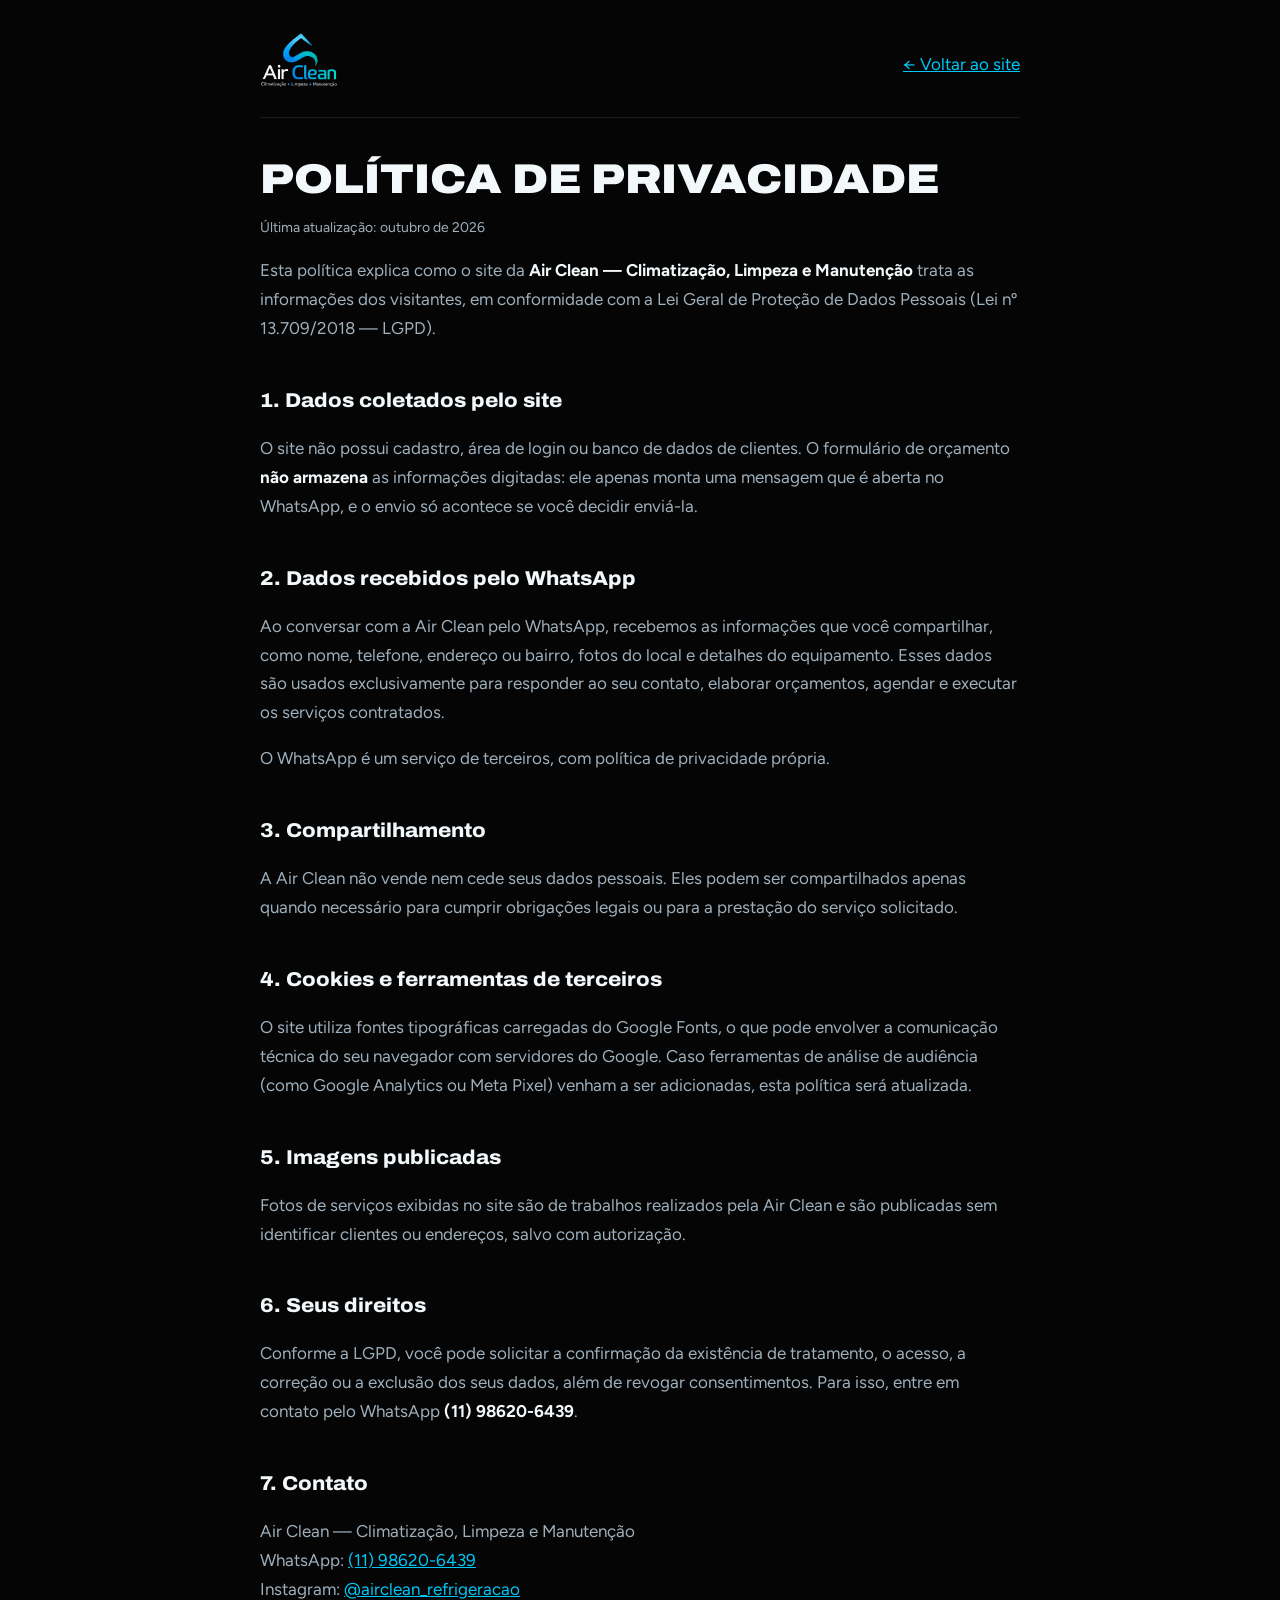
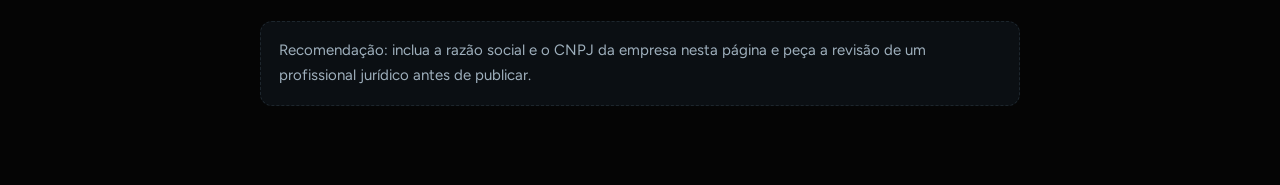
<file: politica-de-privacidade.html>
<!doctype html>
<html lang="pt-BR">
<head>
  <meta charset="utf-8">
  <meta name="viewport" content="width=device-width, initial-scale=1, viewport-fit=cover">
  <title>Política de Privacidade | Air Clean</title>
  <meta name="description" content="Política de Privacidade do site da Air Clean — Climatização, Limpeza e Manutenção.">
  <meta name="robots" content="noindex, follow">
  <link rel="icon" type="image/png" href="assets/favicon.png">
  <link rel="stylesheet" href="https://fonts.googleapis.com/css2?family=Archivo:wdth,wght@100..125,400..900&family=Figtree:wght@400..800&display=swap">
  <style>
    :root { --ink:#050505; --panel:#0b0f13; --fg:#f3f8fb; --muted:#9fb0bd; --cyan:#00c8f8; --line:rgba(160,205,235,.12); color-scheme: dark; }
    *{box-sizing:border-box}
    body{margin:0;background:var(--ink);color:var(--fg);font:400 1.0625rem/1.7 "Figtree","Segoe UI",Roboto,Arial,sans-serif;padding-inline:clamp(16px,5vw,40px);padding-block:32px 64px}
    main{max-width:760px;margin:0 auto}
    header{display:flex;justify-content:space-between;align-items:center;gap:16px;border-bottom:1px solid var(--line);padding-bottom:20px;margin-bottom:40px}
    header img{height:56px;width:auto}
    a{color:var(--cyan)}
    h1{font-family:"Archivo",Arial,sans-serif;font-stretch:115%;font-weight:900;text-transform:uppercase;font-size:clamp(1.8rem,1.3rem + 2vw,2.6rem);line-height:1.05;margin:0 0 8px;text-wrap:balance}
    h2{font-family:"Archivo",Arial,sans-serif;font-stretch:108%;font-weight:800;font-size:1.25rem;margin:40px 0 10px}
    p,li{color:var(--muted)} strong{color:var(--fg)}
    .meta{font-size:.875rem}
    .note{border:1px dashed var(--line);border-radius:12px;padding:16px 18px;background:var(--panel);font-size:.9375rem}
  </style>
</head>
<body>
<main>
  <header>
    <a href="index.html" aria-label="Voltar ao site da Air Clean"><img src="assets/logo-480.webp" width="480" height="344" alt="Air Clean"></a>
    <a href="index.html">← Voltar ao site</a>
  </header>

  <h1>Política de Privacidade</h1>
  <p class="meta">Última atualização: outubro de 2026</p>

  <p>Esta política explica como o site da <strong>Air Clean — Climatização, Limpeza e Manutenção</strong> trata as informações dos visitantes, em conformidade com a Lei Geral de Proteção de Dados Pessoais (Lei nº 13.709/2018 — LGPD).</p>

  <h2>1. Dados coletados pelo site</h2>
  <p>O site não possui cadastro, área de login ou banco de dados de clientes. O formulário de orçamento <strong>não armazena</strong> as informações digitadas: ele apenas monta uma mensagem que é aberta no WhatsApp, e o envio só acontece se você decidir enviá-la.</p>

  <h2>2. Dados recebidos pelo WhatsApp</h2>
  <p>Ao conversar com a Air Clean pelo WhatsApp, recebemos as informações que você compartilhar, como nome, telefone, endereço ou bairro, fotos do local e detalhes do equipamento. Esses dados são usados exclusivamente para responder ao seu contato, elaborar orçamentos, agendar e executar os serviços contratados.</p>
  <p>O WhatsApp é um serviço de terceiros, com política de privacidade própria.</p>

  <h2>3. Compartilhamento</h2>
  <p>A Air Clean não vende nem cede seus dados pessoais. Eles podem ser compartilhados apenas quando necessário para cumprir obrigações legais ou para a prestação do serviço solicitado.</p>

  <h2 id="cookies">4. Cookies e ferramentas de terceiros</h2>
  <p>O site utiliza fontes tipográficas carregadas do Google Fonts, o que pode envolver a comunicação técnica do seu navegador com servidores do Google. Caso ferramentas de análise de audiência (como Google Analytics ou Meta Pixel) venham a ser adicionadas, esta política será atualizada.</p>

  <h2>5. Imagens publicadas</h2>
  <p>Fotos de serviços exibidas no site são de trabalhos realizados pela Air Clean e são publicadas sem identificar clientes ou endereços, salvo com autorização.</p>

  <h2 id="lgpd">6. Seus direitos</h2>
  <p>Conforme a LGPD, você pode solicitar a confirmação da existência de tratamento, o acesso, a correção ou a exclusão dos seus dados, além de revogar consentimentos. Para isso, entre em contato pelo WhatsApp <strong>(11) 98620-6439</strong>.</p>

  <h2>7. Contato</h2>
  <p>Air Clean — Climatização, Limpeza e Manutenção<br>WhatsApp: <a href="https://wa.me/5511986206439">(11) 98620-6439</a><br>Instagram: <a href="https://www.instagram.com/airclean_refrigeracao/">@airclean_refrigeracao</a></p>

  <p class="note">Recomendação: inclua a razão social e o CNPJ da empresa nesta página e peça a revisão de um profissional jurídico antes de publicar.</p>
</main>
</body>
</html>
</file>
